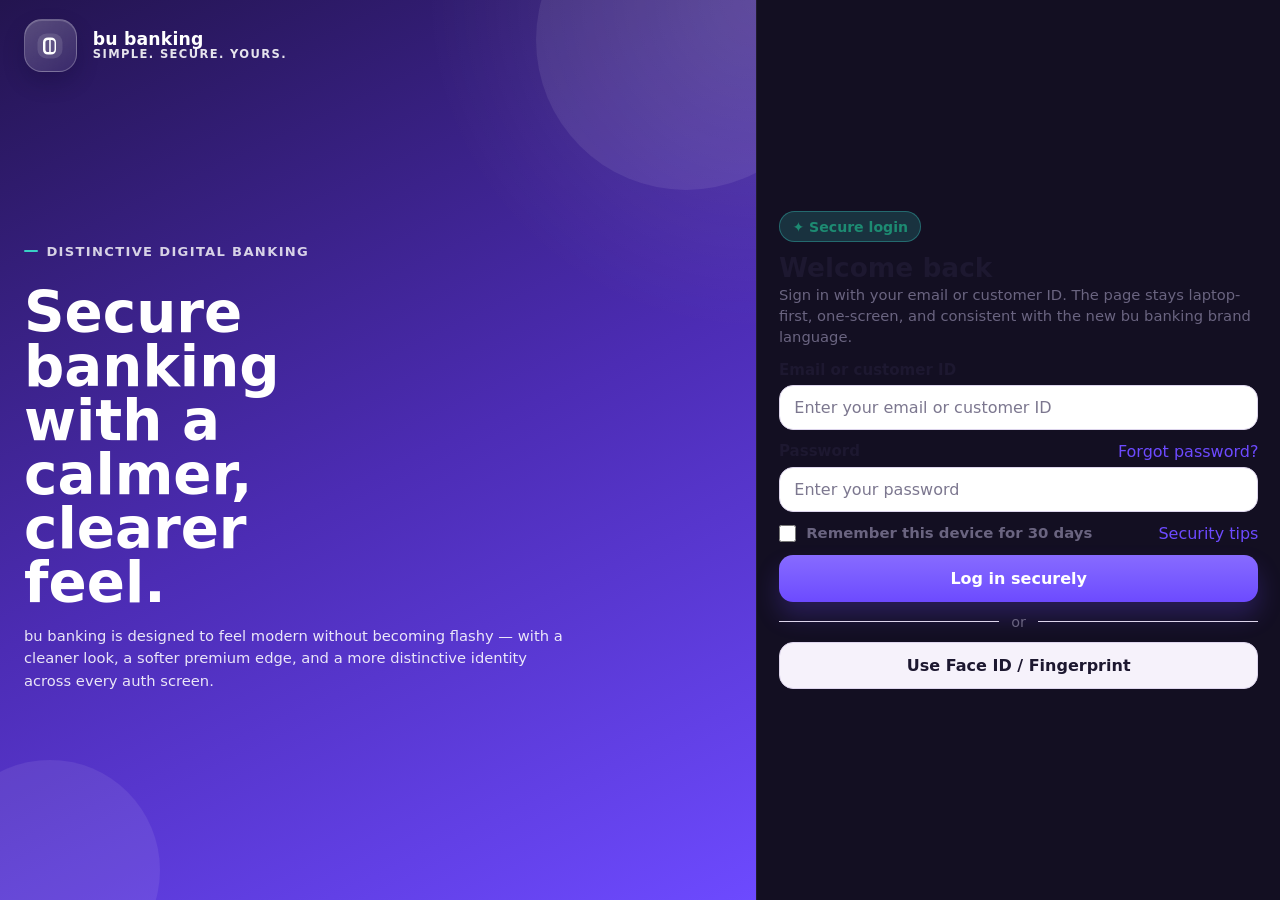
<file: banking-login.html>
<!DOCTYPE html>
<html lang="en">
<head>
  <meta charset="UTF-8" />
  <meta name="viewport" content="width=device-width, initial-scale=1.0" />
  <title>bu banking — Log in</title>
  <style>
    :root {
      color-scheme: light dark;
      --bg: #f4f2fb;
      --bg-2: #ece8f8;
      --panel: rgba(255, 255, 255, 0.92);
      --panel-solid: #ffffff;
      --panel-muted: #f6f2fb;
      --text: #1d1830;
      --muted: #6a6480;
      --border: #ddd5ec;
      --primary: #6d4aff;
      --primary-hover: #5737df;
      --focus: #ffbf47;
      --success: #1d8b72;
      --accent: #39d0c6;
      --accent-soft: #d8fbf5;
      --hero-start: #23144f;
      --hero-mid: #4c2cb4;
      --hero-end: #6d4aff;
      --shadow: 0 22px 56px rgba(38, 23, 82, 0.16);
      --shadow-soft: 0 12px 30px rgba(38, 23, 82, 0.09);
      --radius: 24px;
    }

    @media (prefers-color-scheme: dark) {
      :root {
        --bg: #0b0915;
        --bg-2: #120f21;
        --panel: rgba(17, 14, 31, 0.88);
        --panel-solid: #171328;
        --panel-muted: #1d1830;
        --text: #f7f4ff;
        --muted: #beb6d6;
        --border: #31294a;
        --primary: #9a86ff;
        --primary-hover: #b09dff;
        --success: #63dfc8;
        --accent: #57e6da;
        --accent-soft: rgba(87,230,218,0.12);
        --hero-start: #11092b;
        --hero-mid: #2a1773;
        --hero-end: #5c35df;
        --shadow: 0 22px 56px rgba(0, 0, 0, 0.42);
        --shadow-soft: 0 12px 30px rgba(0, 0, 0, 0.26);
      }
    }

    * { box-sizing: border-box; }
    html { -webkit-text-size-adjust: 100%; }
    body {
      margin: 0;
      font-family: Inter, system-ui, -apple-system, BlinkMacSystemFont, "Segoe UI", sans-serif;
      background:
        radial-gradient(circle at top left, rgba(109, 74, 255, 0.18) 0, transparent 28%),
        radial-gradient(circle at bottom right, rgba(57, 208, 198, 0.12) 0, transparent 26%),
        linear-gradient(180deg, var(--bg-2) 0%, var(--bg) 44%, var(--bg-2) 100%);
      color: var(--text);
      min-height: 100vh;
    }
    a { color: var(--primary); text-decoration: none; }
    a:hover { text-decoration: underline; }
    a:focus-visible, button:focus-visible, input:focus-visible { outline: 3px solid var(--focus); outline-offset: 3px; }

    .page { min-height: 100vh; display: grid; place-items: stretch; padding: 0; }
    .shell {
      width: min(100vw, 100%);
      min-height: 100vh;
      display: grid;
      grid-template-columns: minmax(0, 1.3fr) minmax(390px, 0.9fr);
      gap: 0;
      align-items: stretch;
    }
    .hero, .card { border-radius: 0; overflow: hidden; }

    .hero {
      position: relative;
      background:
        radial-gradient(circle at top right, rgba(255,255,255,0.12), transparent 28%),
        linear-gradient(155deg, var(--hero-start) 0%, var(--hero-mid) 52%, var(--hero-end) 100%);
      color: white;
      box-shadow: none;
      padding: 1.5rem 1.8rem;
      display: grid;
      grid-template-rows: auto 1fr;
      gap: 0.5rem;
      min-height: 100vh;
    }
    .hero::before, .hero::after {
      content: ""; position: absolute; border-radius: 999px; background: rgba(255,255,255,0.08); z-index: 0;
    }
    .hero::before { width: 300px; height: 300px; top: -110px; right: -80px; }
    .hero::after { width: 220px; height: 220px; bottom: -80px; left: -60px; }
    .hero > * { position: relative; z-index: 1; }

    .hero-topbar { display: flex; justify-content: flex-start; align-items: center; gap: 1rem; flex-wrap: wrap; }
    .brand { display: inline-flex; align-items: center; gap: 1rem; font-weight: 800; letter-spacing: 0.01em; font-size: 1.08rem; }
    .logo {
      width: 3.3rem; height: 3.3rem; border-radius: 18px; background: linear-gradient(145deg, rgba(255,255,255,0.24), rgba(255,255,255,0.08));
      border: 1px solid rgba(255,255,255,0.24); display: grid; place-items: center; box-shadow: inset 0 1px 0 rgba(255,255,255,0.16), 0 10px 22px rgba(12, 6, 33, 0.2); flex: 0 0 auto;
    }
    .logo svg { width: 2rem; height: 2rem; display: block; }
    .brand-text { display: flex; flex-direction: column; line-height: 1.02; }
    .brand-text strong { font-size: 1.08rem; font-weight: 800; }
    .brand-text small { font-size: 0.72rem; font-weight: 700; opacity: 0.88; letter-spacing: 0.12em; text-transform: uppercase; }

    .hero-copy {
      display: grid;
      align-content: center;
      justify-items: start;
      gap: 0.9rem;
      padding: 0 0 1rem;
      max-width: 38rem;
    }
    .hero-copy h1 { margin: 0; font-size: clamp(2.6rem, 5.2vw, 5.25rem); line-height: 0.96; max-width: 8ch; }
    .hero-copy p { margin: 0; max-width: 34rem; color: rgba(255,255,255,0.88); font-size: 1.05rem; line-height: 1.55; }
    .hero-copy .tagline {
      display: inline-flex; align-items: center; gap: 0.5rem; margin-bottom: 0.8rem; font-size: 0.82rem; font-weight: 700; letter-spacing: 0.1em; text-transform: uppercase; color: rgba(255,255,255,0.8);
    }
    .hero-copy .tagline::before {
      content: ""; width: 0.9rem; height: 0.14rem; border-radius: 99px; background: var(--accent);
    }

    .hero-spacer {
      min-height: 0;
    }

    .card-wrap { display: grid; place-items: stretch; }
    .card {
      width: 100%; background: #130f22; border-left: 1px solid rgba(255,255,255,0.06); box-shadow: none; backdrop-filter: blur(10px);
      padding: 2rem 1.8rem; display: grid; align-content: center;
    }
    .eyebrow {
      display: inline-flex; align-items: center; gap: 0.5rem; color: var(--success); background: color-mix(in srgb, var(--accent) 18%, transparent);
      border: 1px solid color-mix(in srgb, var(--accent) 36%, transparent); border-radius: 999px; padding: 0.42rem 0.78rem; font-size: 0.88rem; font-weight: 700; width: fit-content;
    }
    .card h2 { margin: 0.7rem 0 0.2rem; font-size: 1.65rem; line-height: 1.08; }
    .card-intro { margin: 0 0 0.8rem; color: var(--muted); line-height: 1.42; font-size: 0.9rem; }
    .shortcut-row { display: flex; gap: 0.55rem; flex-wrap: wrap; margin-bottom: 1rem; }
    .shortcut {
      padding: 0.5rem 0.75rem; border-radius: 999px; background: var(--panel-muted); border: 1px solid var(--border); color: var(--muted); font-size: 0.82rem; font-weight: 700;
    }
    form { display: grid; gap: 0.7rem; }
    .field { display: grid; gap: 0.38rem; }
    label { font-weight: 700; font-size: 0.94rem; }
    .hint { color: var(--muted); font-size: 0.85rem; line-height: 1.35; }
    input {
      width: 100%; min-height: 2.85rem; border: 1px solid var(--border); border-radius: 14px; padding: 0.72rem 0.9rem; font: inherit; color: var(--text);
      background: var(--panel-solid); transition: border-color 120ms ease, box-shadow 120ms ease;
    }
    input::placeholder { color: color-mix(in srgb, var(--muted) 88%, transparent); }
    input:hover, input:focus-visible { border-color: color-mix(in srgb, var(--primary) 40%, white); box-shadow: 0 0 0 4px color-mix(in srgb, var(--primary) 12%, transparent); }
    .inline-row { display: flex; justify-content: space-between; align-items: center; gap: 1rem; flex-wrap: wrap; }
    .check { display: inline-flex; align-items: center; gap: 0.65rem; color: var(--muted); font-size: 0.93rem; line-height: 1.35; }
    .check input { width: 1.05rem; height: 1.05rem; min-height: auto; margin: 0; accent-color: var(--primary); flex: 0 0 auto; box-shadow: none; }
    .btn {
      width: 100%; min-height: 2.95rem; border: 0; border-radius: 14px; font: inherit; font-weight: 800; cursor: pointer; transition: transform 120ms ease, background 120ms ease, box-shadow 120ms ease;
    }
    .btn:hover { transform: translateY(-1px); }
    .btn-primary {
      background: linear-gradient(180deg, color-mix(in srgb, var(--primary) 82%, white) 0%, var(--primary) 100%); color: white; box-shadow: 0 14px 24px color-mix(in srgb, var(--primary) 24%, transparent);
    }
    .btn-primary:hover {
      background: linear-gradient(180deg, color-mix(in srgb, var(--primary-hover) 78%, white) 0%, var(--primary-hover) 100%);
    }
    .btn-secondary { background: var(--panel-muted); color: var(--text); border: 1px solid var(--border); }
    .or { display: grid; grid-template-columns: 1fr auto 1fr; gap: 0.75rem; align-items: center; color: var(--muted); font-size: 0.9rem; margin: 0.05rem 0; }
    .or::before, .or::after { content: ""; height: 1px; background: var(--border); }
    .support-box {
      margin-top: 0.8rem; padding: 0.8rem 0.9rem; border-radius: 16px; background: var(--panel-muted); border: 1px solid var(--border); color: var(--muted); line-height: 1.4; font-size: 0.88rem;
    }
    .support-box strong { display: block; margin-bottom: 0.28rem; color: var(--text); font-size: 0.96rem; }
    .sub-links { display: flex; flex-wrap: wrap; gap: 0.8rem 1rem; margin-top: 0.8rem; font-size: 0.92rem; }
    .legal { margin-top: 0.85rem; color: var(--muted); font-size: 0.82rem; line-height: 1.4; }

    .site-footer {
      margin-top: 1rem; display: flex; justify-content: space-between; gap: 1rem; flex-wrap: wrap; color: var(--muted); font-size: 0.82rem; border-top: 1px solid var(--border); padding-top: 0.9rem;
    }
    .footer-links { display: flex; gap: 0.9rem; flex-wrap: wrap; }

    @media (max-width: 1100px) {
      .shell { grid-template-columns: 1fr 420px; }
      .hero-copy h1 { font-size: clamp(2.2rem, 4.6vw, 4.3rem); }
    }
    @media (max-height: 900px) and (min-width: 921px) {
      .support-box,
      .site-footer,
      .legal,
      .shortcut-row,
      .hint {
        display: none;
      }
      .hero {
        padding: 1.2rem 1.5rem;
      }
      .card {
        padding: 1.4rem 1.35rem;
      }
      .hero-copy h1 {
        font-size: clamp(2.1rem, 4.4vw, 4rem);
      }
      .hero-copy p,
      .card-intro {
        font-size: 0.92rem;
      }
    }
    @media (max-height: 760px) and (min-width: 921px) {
      .eyebrow,
      .or,
      .btn-secondary {
        display: none;
      }
      .hero-copy .tagline {
        margin-bottom: 0.35rem;
      }
      .hero-copy {
        gap: 0.65rem;
      }
    }
    @media (max-width: 920px) {
      .shell { min-height: auto; grid-template-columns: 1fr; }
      .hero, .card { min-height: auto; }
      .hero, .card { padding: 1.2rem; }
      .hero-copy { align-content: start; }
      .hero-copy h1 { max-width: none; font-size: clamp(2.1rem, 9vw, 3.8rem); }
    }
    @media (max-width: 640px) {
      .hero, .card { padding: 1rem; }
      .hero-copy h1 { max-width: none; font-size: 2.4rem; }
      .hero-copy p { font-size: 0.96rem; }
      .card h2 { font-size: 1.6rem; }
      input, .btn { min-height: 3.2rem; }
      .sub-links, .footer-links { flex-direction: column; gap: 0.55rem; }
      .site-footer { flex-direction: column; }
    }
  </style>
</head>
<body>
  <main class="page">
    <div class="shell">
      <section class="hero" aria-labelledby="welcome-heading">
        <div class="hero-topbar">
          <div class="brand" aria-label="bu banking">
            <div class="logo" aria-hidden="true">
              <svg viewBox="0 0 64 64" fill="none" xmlns="http://www.w3.org/2000/svg">
                <rect x="7" y="7" width="50" height="50" rx="18" fill="white" fill-opacity="0.12"/>
                <path d="M18 24.5C18 18.7 21.9 15 28.1 15H33.8C40.1 15 44 18.7 44 24.5V39.5C44 45.3 40.1 49 33.8 49H28.1C21.9 49 18 45.3 18 39.5V24.5ZM28.5 20.1C24.7 20.1 22.9 22 22.9 25.2V38.8C22.9 42.1 24.7 43.9 28.5 43.9H30.4V20.1H28.5ZM35.4 43.9C39.2 43.9 41.1 42.1 41.1 38.8V25.2C41.1 22 39.2 20.1 35.4 20.1H33.5V43.9H35.4Z" fill="white"/>
              </svg>
            </div>
            <div class="brand-text">
              <strong>bu banking</strong>
              <small>Simple. Secure. Yours.</small>
            </div>
          </div>
        </div>

        <div class="hero-copy">
          <div class="tagline">Distinctive digital banking</div>
          <h1 id="welcome-heading">Secure banking with a calmer, clearer feel.</h1>
          <p>bu banking is designed to feel modern without becoming flashy — with a cleaner look, a softer premium edge, and a more distinctive identity across every auth screen.</p>
        </div>

        <div class="hero-spacer" aria-hidden="true"></div>
      </section>

      <section class="card-wrap" aria-label="Login panel">
        <div class="card">
          <span class="eyebrow" aria-label="Security notice">✦ Secure login</span>
          <h2>Welcome back</h2>
          <p class="card-intro">Sign in with your email or customer ID. The page stays laptop-first, one-screen, and consistent with the new bu banking brand language.</p>
          <div class="shortcut-row" aria-label="Secondary actions">
            <a class="shortcut" href="signup.html">Create account</a>
            <a class="shortcut" href="forgot-password.html">Reset password</a>
            <span class="shortcut">Distinct bu branding</span>
          </div>

          <form action="#" method="post">
            <div class="field">
              <label for="identity">Email or customer ID</label>
              <span class="hint" id="identity-hint">Example: alex@email.com or 12345678</span>
              <input id="identity" name="identity" type="text" autocomplete="username" inputmode="email" aria-describedby="identity-hint" placeholder="Enter your email or customer ID" />
            </div>

            <div class="field">
              <div class="inline-row">
                <label for="password">Password</label>
                <a href="forgot-password.html">Forgot password?</a>
              </div>
              <input id="password" name="password" type="password" autocomplete="current-password" placeholder="Enter your password" />
            </div>

            <div class="inline-row">
              <label class="check" for="remember-me">
                <input id="remember-me" name="remember-me" type="checkbox" />
                <span>Remember this device for 30 days</span>
              </label>
              <a href="#">Security tips</a>
            </div>

            <button class="btn btn-primary" type="submit">Log in securely</button>
            <div class="or">or</div>
            <button class="btn btn-secondary" type="button" aria-describedby="biometric-note">Use Face ID / Fingerprint</button>
            <span class="hint" id="biometric-note">Available on supported devices and browsers.</span>
          </form>

          <div class="support-box" role="note" aria-label="Help and support">
            <strong>Need help getting in?</strong>
            Recover your account, unlock access, or report suspicious activity right away.
            <div class="sub-links">
              <a href="signup.html">Open a new account</a>
              <a href="forgot-password.html">Recover account</a>
              <a href="#">Report fraud</a>
            </div>
          </div>

          <p class="legal">By continuing, you agree to secure device checks and fraud monitoring designed to protect your account.</p>

          <footer class="site-footer" aria-label="Footer links">
            <span>© 2026 bu banking</span>
            <div class="footer-links">
              <a href="#">Privacy</a>
              <a href="#">Security</a>
              <a href="#">Accessibility</a>
              <a href="#">Help</a>
              <a href="#">Terms</a>
            </div>
          </footer>
        </div>
      </section>
    </div>
  </main>
</body>
</html>
</file>
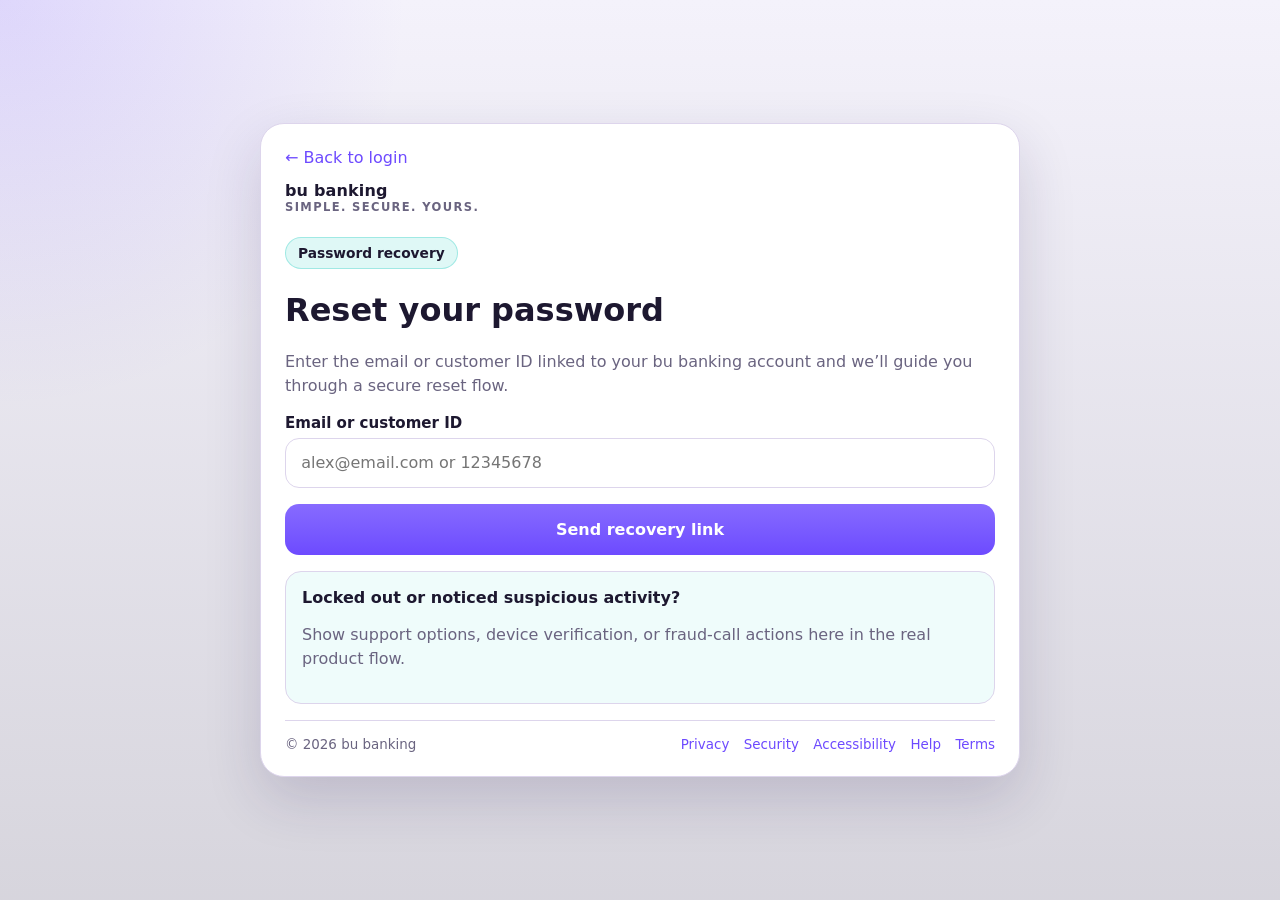
<file: forgot-password.html>
<!DOCTYPE html>
<html lang="en">
<head>
  <meta charset="UTF-8" />
  <meta name="viewport" content="width=device-width, initial-scale=1.0" />
  <title>bu banking — Reset password</title>
  <style>
    :root { color-scheme: light dark; --bg:#f4f2fb; --panel:#ffffff; --muted:#6a6480; --text:#1d1830; --border:#ddd5ec; --primary:#6d4aff; --accent:#39d0c6; --focus:#ffbf47; --radius:24px; --shadow:0 22px 56px rgba(38,23,82,.16); }
    @media (prefers-color-scheme: dark){ :root { --bg:#0b0915; --panel:#171328; --muted:#beb6d6; --text:#f7f4ff; --border:#31294a; --primary:#9a86ff; --accent:#57e6da; --shadow:0 22px 56px rgba(0,0,0,.42);} }
    *{box-sizing:border-box} body{margin:0;font-family:Inter,system-ui,sans-serif;background:radial-gradient(circle at top left,rgba(109,74,255,.16),transparent 26%),linear-gradient(180deg,var(--bg),color-mix(in srgb,var(--bg) 88%, black));color:var(--text);min-height:100vh;display:grid;place-items:center;padding:1rem} a{color:var(--primary);text-decoration:none} a:hover{text-decoration:underline} a:focus-visible,button:focus-visible,input:focus-visible{outline:3px solid var(--focus);outline-offset:3px}
    .wrap{width:min(760px,100%);background:var(--panel);border:1px solid var(--border);border-radius:var(--radius);box-shadow:var(--shadow);padding:1.5rem}.eyebrow{display:inline-block;padding:.45rem .75rem;border-radius:999px;background:color-mix(in srgb,var(--accent) 16%, transparent);border:1px solid color-mix(in srgb,var(--accent) 38%, transparent);font-weight:700;font-size:.86rem}.muted{color:var(--muted);line-height:1.5}.field{display:grid;gap:.38rem;margin:1rem 0}label{font-weight:700;font-size:.94rem}input{width:100%;min-height:3.1rem;border:1px solid var(--border);border-radius:14px;padding:.82rem .95rem;font:inherit;color:var(--text);background:transparent}.btn{width:100%;min-height:3.2rem;border:0;border-radius:14px;font:inherit;font-weight:800;cursor:pointer;background:linear-gradient(180deg,color-mix(in srgb,var(--primary) 82%, white),var(--primary));color:#fff}.help{margin-top:1rem;padding:1rem;border-radius:16px;background:color-mix(in srgb,var(--accent) 8%, transparent);border:1px solid var(--border)} .footer{margin-top:1rem;padding-top:1rem;border-top:1px solid var(--border);display:flex;justify-content:space-between;gap:1rem;flex-wrap:wrap;font-size:.84rem;color:var(--muted)} .footer-links{display:flex;gap:.9rem;flex-wrap:wrap} .wordmark{font-weight:800;letter-spacing:.01em;margin:.9rem 0 .4rem} .wordmark small{display:block;font-size:.72rem;letter-spacing:.12em;text-transform:uppercase;color:var(--muted)} @media (max-width:640px){.footer,.footer-links{flex-direction:column}}
  </style>
</head>
<body>
  <main class="wrap">
    <a href="index.html">← Back to login</a>
    <div class="wordmark">bu banking<small>Simple. Secure. Yours.</small></div>
    <div style="margin-top:1rem" class="eyebrow">Password recovery</div>
    <h1>Reset your password</h1>
    <p class="muted">Enter the email or customer ID linked to your bu banking account and we’ll guide you through a secure reset flow.</p>
    <form>
      <div class="field">
        <label for="identity">Email or customer ID</label>
        <input id="identity" type="text" placeholder="alex@email.com or 12345678">
      </div>
      <button class="btn" type="button">Send recovery link</button>
    </form>
    <div class="help">
      <strong>Locked out or noticed suspicious activity?</strong>
      <p class="muted">Show support options, device verification, or fraud-call actions here in the real product flow.</p>
    </div>
    <footer class="footer">
      <span>© 2026 bu banking</span>
      <div class="footer-links">
        <a href="#">Privacy</a>
        <a href="#">Security</a>
        <a href="#">Accessibility</a>
        <a href="#">Help</a>
        <a href="#">Terms</a>
      </div>
    </footer>
  </main>
</body>
</html>
</file>
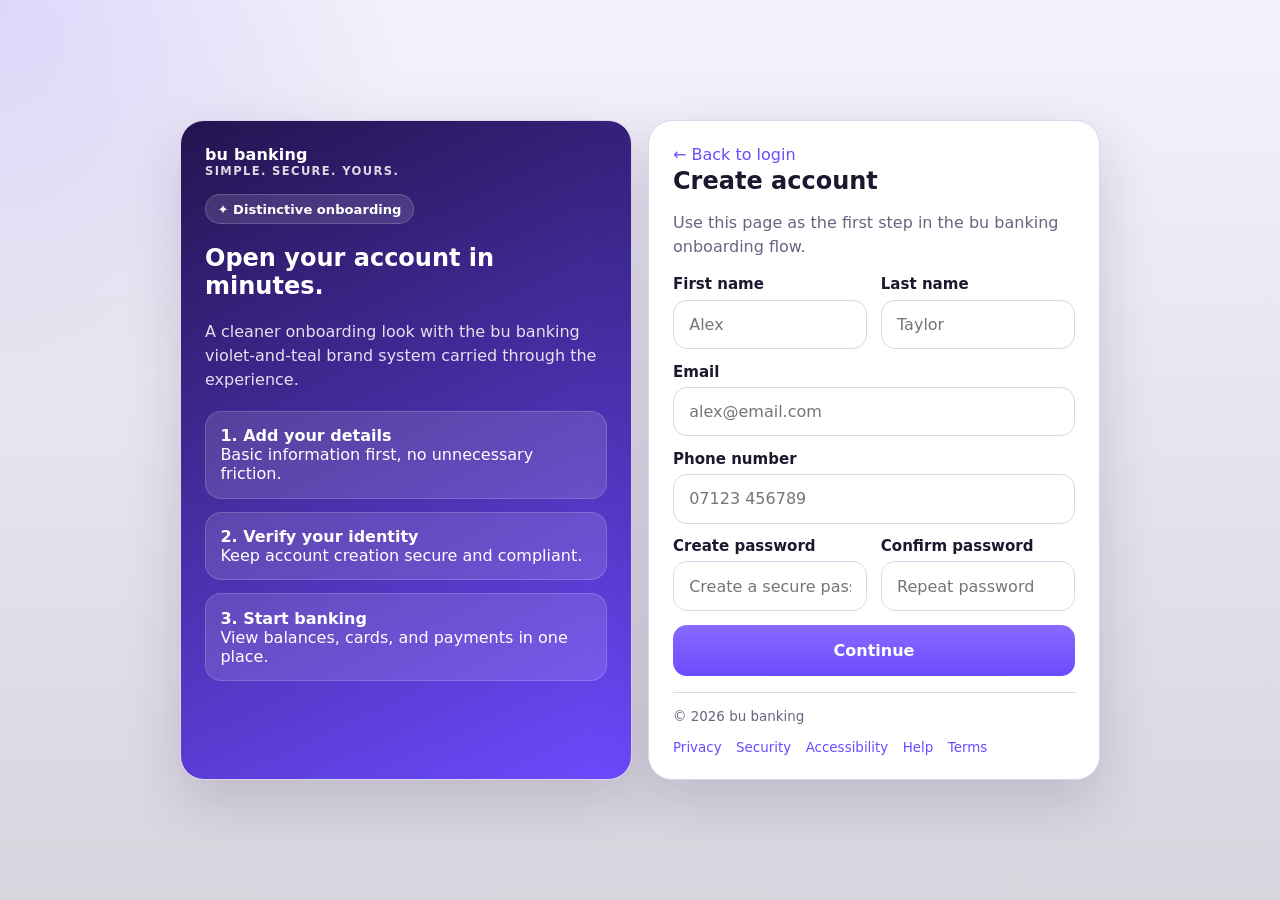
<file: signup.html>
<!DOCTYPE html>
<html lang="en">
<head>
  <meta charset="UTF-8" />
  <meta name="viewport" content="width=device-width, initial-scale=1.0" />
  <title>bu banking — Create account</title>
  <style>
    :root { color-scheme: light dark; --bg:#f4f2fb; --panel:#ffffff; --muted:#6a6480; --text:#1d1830; --border:#ddd5ec; --primary:#6d4aff; --accent:#39d0c6; --focus:#ffbf47; --radius:24px; --shadow:0 22px 56px rgba(38,23,82,.16); }
    @media (prefers-color-scheme: dark){ :root { --bg:#0b0915; --panel:#171328; --muted:#beb6d6; --text:#f7f4ff; --border:#31294a; --primary:#9a86ff; --accent:#57e6da; --shadow:0 22px 56px rgba(0,0,0,.42);} }
    *{box-sizing:border-box} body{margin:0;font-family:Inter,system-ui,sans-serif;background:radial-gradient(circle at top left,rgba(109,74,255,.16),transparent 26%),linear-gradient(180deg,var(--bg),color-mix(in srgb,var(--bg) 88%, black));color:var(--text);min-height:100vh;display:grid;place-items:center;padding:1rem} a{color:var(--primary);text-decoration:none} a:hover{text-decoration:underline} a:focus-visible,button:focus-visible,input:focus-visible{outline:3px solid var(--focus);outline-offset:3px}
    .wrap{width:min(920px,100%);display:grid;grid-template-columns:1fr 1fr;gap:1rem}.panel,.form{background:var(--panel);border:1px solid var(--border);border-radius:var(--radius);box-shadow:var(--shadow)} .panel{padding:1.5rem;background:linear-gradient(155deg,#23144f,#6d4aff);color:#fff}.form{padding:1.5rem}.logo{font-weight:800;margin-bottom:1rem;letter-spacing:.01em}.logo small{display:block;font-size:.72rem;letter-spacing:.12em;text-transform:uppercase;opacity:.84}.form h1{margin:.2rem 0 .4rem}.grid{display:grid;gap:.85rem}.two{display:grid;grid-template-columns:1fr 1fr;gap:.85rem} label{font-weight:700;font-size:.94rem}.field{display:grid;gap:.38rem} input{width:100%;min-height:3.1rem;border:1px solid var(--border);border-radius:14px;padding:.82rem .95rem;font:inherit;color:var(--text);background:transparent}.btn{width:100%;min-height:3.2rem;border:0;border-radius:14px;font:inherit;font-weight:800;cursor:pointer;background:linear-gradient(180deg,color-mix(in srgb,var(--primary) 82%, white),var(--primary));color:#fff}.muted{color:var(--muted);line-height:1.5}.steps{display:grid;gap:.8rem;margin-top:1.2rem}.step{padding:.9rem;border-radius:16px;background:rgba(255,255,255,.12);border:1px solid rgba(255,255,255,.16)} .step strong{display:block}.footer{margin-top:1rem;padding-top:1rem;border-top:1px solid var(--border);display:flex;justify-content:space-between;gap:1rem;flex-wrap:wrap;font-size:.84rem;color:var(--muted)} .footer-links{display:flex;gap:.9rem;flex-wrap:wrap} .badge{display:inline-flex;align-items:center;gap:.45rem;padding:.4rem .72rem;border-radius:999px;background:rgba(255,255,255,.12);border:1px solid rgba(255,255,255,.18);font-size:.82rem;font-weight:700} @media (max-width:760px){.wrap{grid-template-columns:1fr}.two{grid-template-columns:1fr}.footer,.footer-links{flex-direction:column}}
  </style>
</head>
<body>
  <main class="wrap">
    <section class="panel">
      <div class="logo">bu banking<small>Simple. Secure. Yours.</small></div>
      <div class="badge">✦ Distinctive onboarding</div>
      <h2>Open your account in minutes.</h2>
      <p class="muted" style="color:rgba(255,255,255,.86)">A cleaner onboarding look with the bu banking violet-and-teal brand system carried through the experience.</p>
      <div class="steps">
        <div class="step"><strong>1. Add your details</strong>Basic information first, no unnecessary friction.</div>
        <div class="step"><strong>2. Verify your identity</strong>Keep account creation secure and compliant.</div>
        <div class="step"><strong>3. Start banking</strong>View balances, cards, and payments in one place.</div>
      </div>
    </section>
    <section class="form">
      <a href="index.html">← Back to login</a>
      <h1>Create account</h1>
      <p class="muted">Use this page as the first step in the bu banking onboarding flow.</p>
      <form class="grid">
        <div class="two">
          <div class="field"><label for="first">First name</label><input id="first" type="text" placeholder="Alex"></div>
          <div class="field"><label for="last">Last name</label><input id="last" type="text" placeholder="Taylor"></div>
        </div>
        <div class="field"><label for="email">Email</label><input id="email" type="email" placeholder="alex@email.com"></div>
        <div class="field"><label for="phone">Phone number</label><input id="phone" type="tel" placeholder="07123 456789"></div>
        <div class="two">
          <div class="field"><label for="pass">Create password</label><input id="pass" type="password" placeholder="Create a secure password"></div>
          <div class="field"><label for="confirm">Confirm password</label><input id="confirm" type="password" placeholder="Repeat password"></div>
        </div>
        <button class="btn" type="button">Continue</button>
      </form>
      <footer class="footer">
        <span>© 2026 bu banking</span>
        <div class="footer-links">
          <a href="#">Privacy</a>
          <a href="#">Security</a>
          <a href="#">Accessibility</a>
          <a href="#">Help</a>
          <a href="#">Terms</a>
        </div>
      </footer>
    </section>
  </main>
</body>
</html>
</file>
